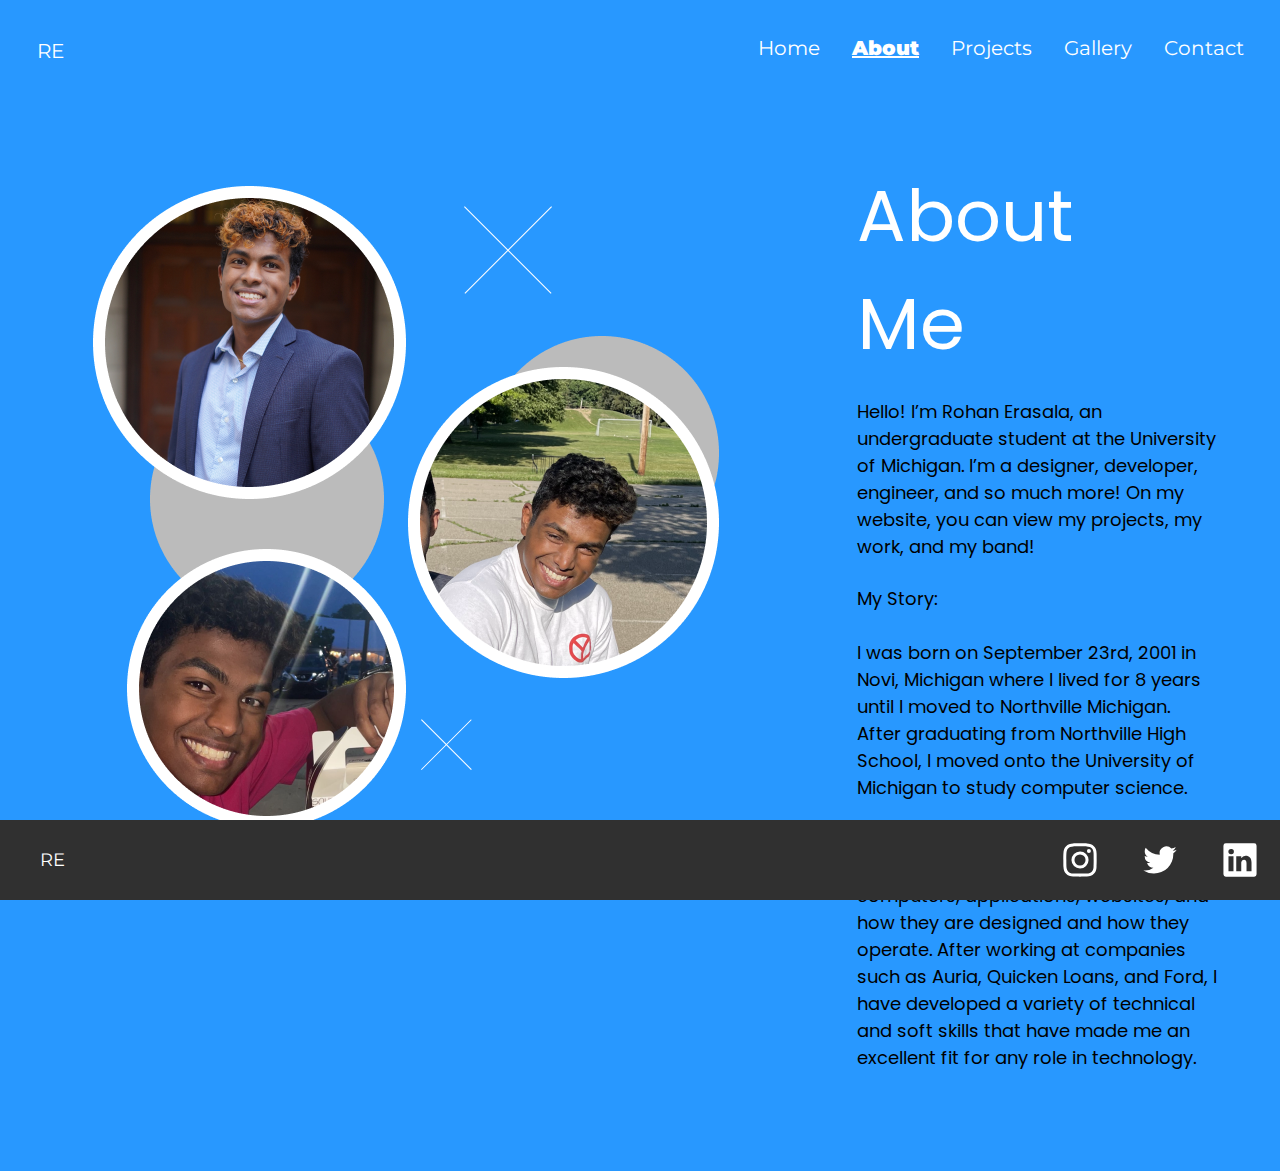
<file: about.html>
<!DOCTYPE html>
<html lang="en">
  <head>
    <meta charset="utf-8">
    <meta name="viewport" content="width=device-width, initial-scale=1.0">
    <link rel="shortcut icon" type="images/png" href="images/favicon.svg"/>
    <link rel="stylesheet" type="text/css" href="css/html5reset.css">
    <link rel="stylesheet" type="text/css" href="css/style.css">
    <link href="https://fonts.googleapis.com/css2?family=Rubik&display=swap" rel="stylesheet">
    <link rel="preconnect" href="https://fonts.googleapis.com">
<link rel="preconnect" href="https://fonts.gstatic.com" crossorigin>
<link href="https://fonts.googleapis.com/css2?family=Montserrat:wght@700;800&family=Nobile&family=Open+Sans&family=Poppins&display=swap" rel="stylesheet">
    <link rel="stylesheet" href="https://unicons.iconscout.com/release/v4.0.0/css/line.css">
    <link rel="stylesheet" href="https://cdnjs.cloudflare.com/ajax/libs/font-awesome/4.7.0/css/font-awesome.min.css">
    <title>About - Rohan Erasala</title>
    
    <!-- Global site tag (gtag.js) - Google Analytics -->
    <script async src="https://www.googletagmanager.com/gtag/js?id=G-011TLFCVZF"></script>
    <script>
      window.dataLayer = window.dataLayer || [];
      function gtag(){dataLayer.push(arguments);}
      gtag('js', new Date());

      gtag('config', 'G-011TLFCVZF');
    </script>
    
  </head>


  <header>

    <script src="js/script.js"></script>

    <div class="skip"><a href="#skipto">Skip to Main Content</a></div>
  
    <nav>
      <a id = "logo" href = "index.html"> RE</a>
      <div id="navElements">
        <a class = "navLink" href = "index.html" onclick = "hideMenu()" >Home</a>
        <a class = "navLink current" href="about.html" onclick="hideMenu()" >About</a>
        <a class = "navLink" href="projects.html" onclick="hideMenu()">Projects</a>
        <a class = "navLink" href="gallery.html" onclick="hideMenu()">Gallery</a>
        <a class = "navLink" href="contact.html" onclick="hideMenu()">Contact</a>
      </div>
      <a href="javascript:void(0);" class="icon" onclick="displayMenu()">
        <img id = "button-icon" src="images/ci_hamburger.png" alt = "menu icon"></i>
      </a>
    </nav>
  
  </header>

<body id = "about_body">
  
  <main class = "about-container" id = "skipto">

    <div class = "img-container">
      <img class = "about-img" src="images/About_Pic.png" alt="Pictures of Rohan Erasala">
    </div>
    
    <div class = "about-text-container">
      <h1>About Me</h1>
      <p>Hello! I’m Rohan Erasala, an undergraduate student at the University of Michigan. 
        I’m a designer, developer, engineer, and so much more! On my website, you can view 
        my projects, my work, and my band! </p> 

        <br><p>My Story:<br><br>
        I was born on September 23rd, 2001 in Novi, Michigan where I 
        lived for 8 years until I moved to Northville Michigan. After 
        graduating from Northville High School, I moved onto the University of Michigan to 
        study computer science. <br><br> It was at the University of Michigan that I developed a 
        strong interest in computers, applications, websites, and how they are designed 
        and how they operate. After working at companies such as Auria, Quicken Loans, 
        and Ford, I have developed a variety of technical and soft skills that have made 
        me an excellent fit for any role in technology.</p>

        <div class = "padding"></div>

    </div>

  </main>

  <footer>
    <p class = "footer-logo">RE</p> 
    <div class = "sm-links">
      <a href="https://www.instagram.com/rohan_erasala/" target="_blank">
        <img class = "sm-icon" src="images/instagram.svg" alt="instagram">
      </a>
  
      <a href="https://www.twitter.com/RErasala/" target="_blank">
        <img class = "sm-icon" src="images/twitter.svg" alt="twitter">
      </a>

      <a href="https://www.linkedin.com/in/rohan-erasala-807bb5169/" target="_blank">
        <img class = "sm-icon" src="images/linkedin.svg" alt="LinkedIn">
      </a>

    </div>
  </footer>
  
  
</body>

</html>
</file>
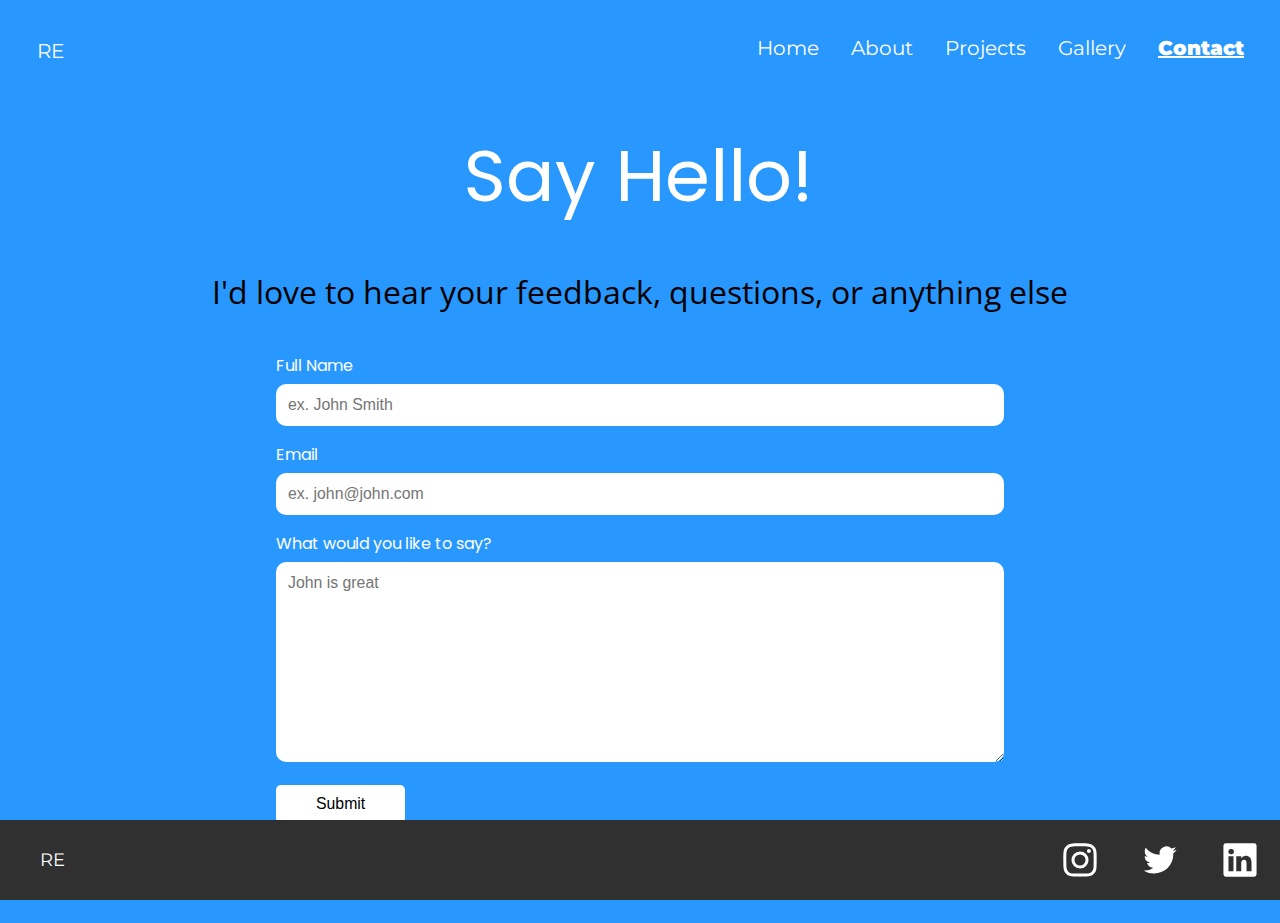
<file: contact.html>
<!DOCTYPE html>
<html lang="en">
    <head>
        <meta charset="utf-8">
        <meta name="viewport" content="width=device-width, initial-scale=1.0">
        <link rel="shortcut icon" type="images/png" href="images/favicon.svg"/>
        <link rel="stylesheet" type="text/css" href="css/html5reset.css">
        <link rel="stylesheet" type="text/css" href="css/style.css">
        <link href="https://fonts.googleapis.com/css2?family=Rubik&display=swap" rel="stylesheet">
        <link rel="preconnect" href="https://fonts.googleapis.com">
        <link rel="preconnect" href="https://fonts.gstatic.com" crossorigin>
        <link href="https://fonts.googleapis.com/css2?family=Montserrat:wght@700;800&family=Nobile&family=Open+Sans&family=Poppins&display=swap" rel="stylesheet">
        <link rel="stylesheet" href="https://unicons.iconscout.com/release/v4.0.0/css/line.css">
        <link rel="stylesheet" href="https://cdnjs.cloudflare.com/ajax/libs/font-awesome/4.7.0/css/font-awesome.min.css">
        <title>Contact - Rohan Erasala</title>

        <!-- Global site tag (gtag.js) - Google Analytics -->
        <script async src="https://www.googletagmanager.com/gtag/js?id=G-011TLFCVZF"></script>
        <script>
          window.dataLayer = window.dataLayer || [];
          function gtag(){dataLayer.push(arguments);}
          gtag('js', new Date());

          gtag('config', 'G-011TLFCVZF');
        </script>

      </head>


  <header>

    <script src="js/script.js"></script>

    <div class="skip"><a href="#skipto">Skip to Main Content</a></div>
  
    <nav>
      <a id = "logo" href = "index.html"> RE</a>
      <div id="navElements">
        <a class = "navLink" href = "index.html" onclick = "hideMenu()" >Home</a>
        <a class = "navLink" href="about.html" onclick="hideMenu()" >About</a>
        <a class = "navLink" href="projects.html" onclick="hideMenu()">Projects</a>
        <a class = "navLink" href="gallery.html" onclick="hideMenu()">Gallery</a>
        <a class = "navLink current" href="contact.html" onclick="hideMenu()">Contact</a>
      </div>
      <a href="javascript:void(0);" class="icon" onclick="displayMenu()">
        <img id = "button-icon" src="images/ci_hamburger.png" alt = "menu icon"></i>
      </a>
    </nav>
  
  </header>

<body>
  
  <main>

    <h1>Say Hello!</h1>
    <h2>I'd love to hear your feedback, questions, or anything else</h2>

    <div class="contact-container" id = "skipto">
        <form action="https://formspree.io/f/moqragzp"
        method="POST"
        >
      
          <label for="fname">Full Name</label>
          <input type="text" name="name" placeholder="ex. John Smith">

          <label for="email">Email</label>
          <input type="text" name="email" placeholder="ex. john@john.com">
      
          <label for="c-content">What would you like to say?</label>
          <textarea id="contactfield" name="content" placeholder = "John is great"></textarea>
      
          <input type="submit" value="Submit">
      
        </form>
      </div>

  </main>

  <footer>
    <p class = "footer-logo">RE</p> 
    <div class = "sm-links">
      <a href="https://www.instagram.com/rohan_erasala/" target="_blank">
        <img class = "sm-icon" src="images/instagram.svg" alt="instagram">
      </a>
  
      <a href="https://www.twitter.com/RErasala/" target="_blank">
        <img class = "sm-icon" src="images/twitter.svg" alt="twitter">
      </a>

      <a href="https://www.linkedin.com/in/rohan-erasala-807bb5169/" target="_blank">
        <img class = "sm-icon" src="images/linkedin.svg" alt="LinkedIn">
      </a>

    </div>
  </footer>
  
  
</body>

</html>
</file>
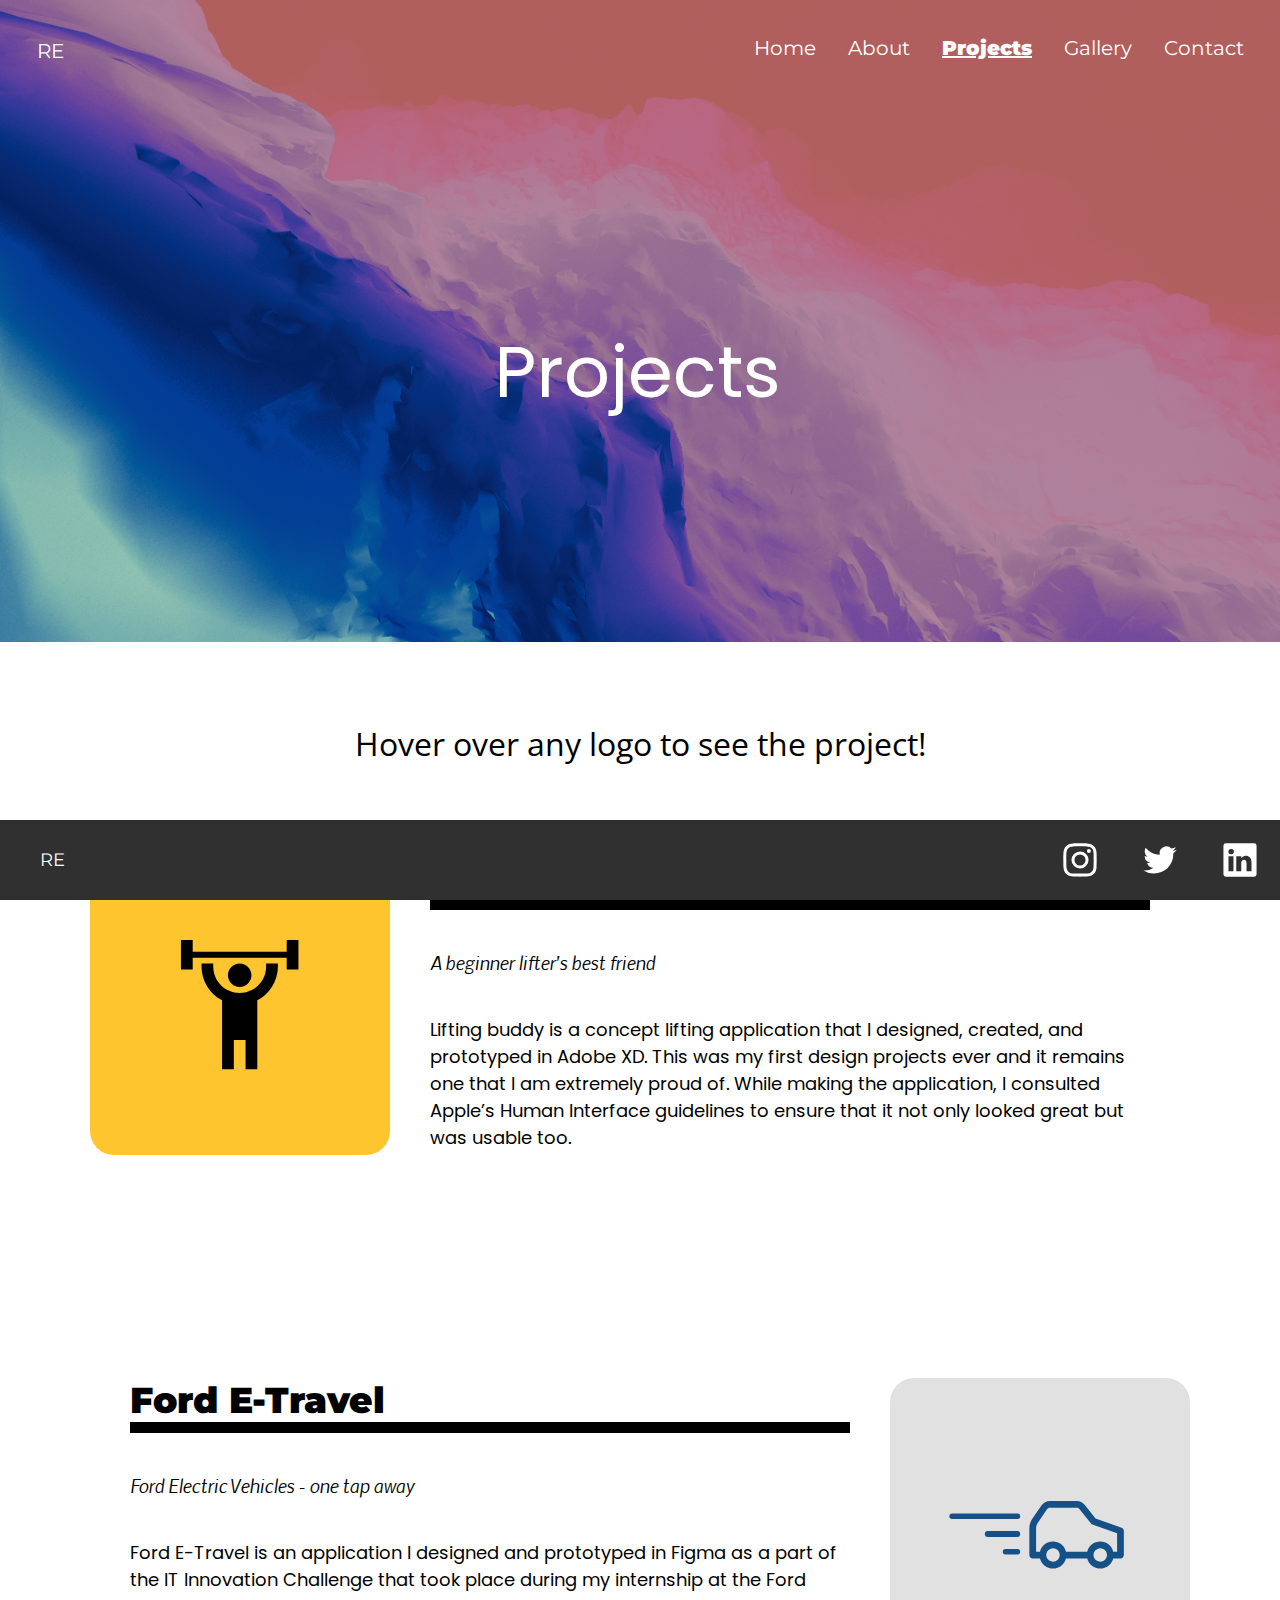
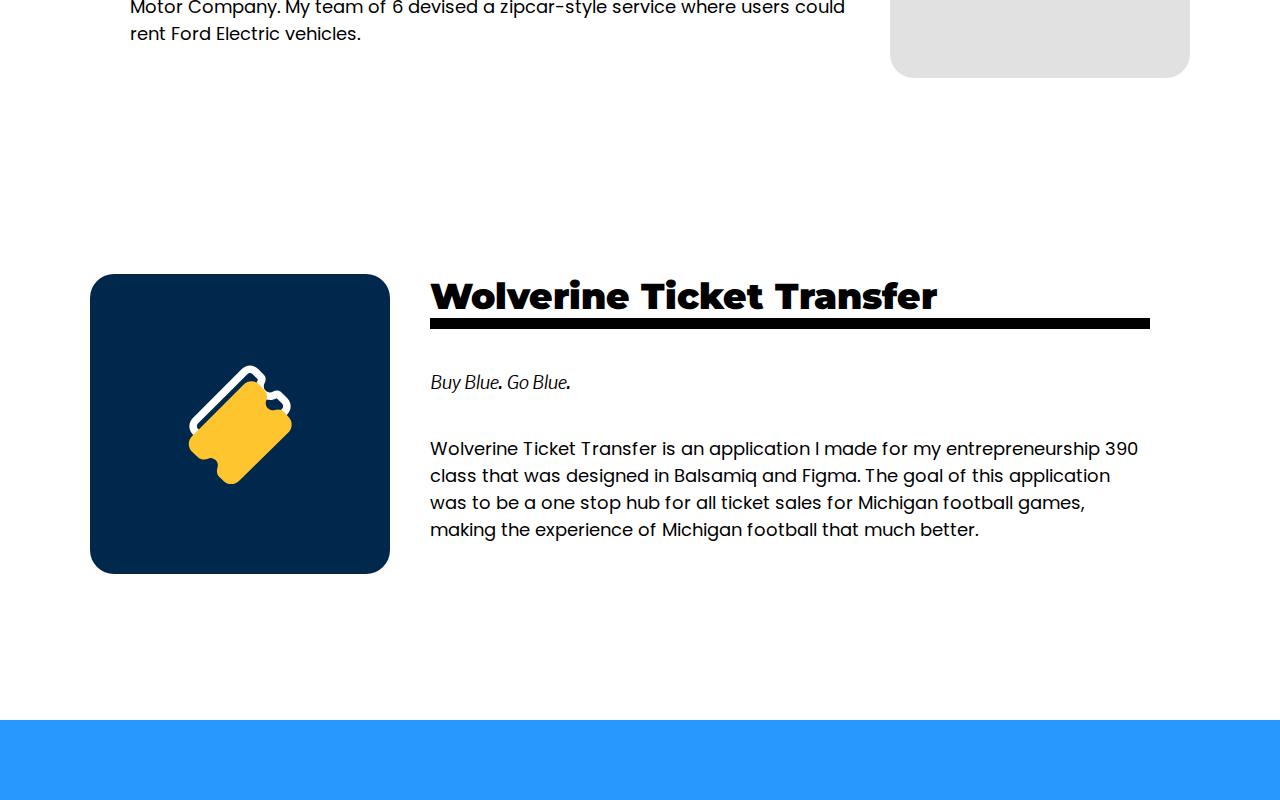
<file: projects.html>
<!DOCTYPE html>
<html lang="en">
  <head>
    <meta charset="utf-8">
    <meta name="viewport" content="width=device-width, initial-scale=1.0">
    <link rel="shortcut icon" type="images/png" href="images/favicon.svg"/>
    <link rel="stylesheet" type="text/css" href="css/html5reset.css">
    <link rel="stylesheet" type="text/css" href="css/style.css">
    <link href="https://fonts.googleapis.com/css2?family=Rubik&display=swap" rel="stylesheet">
    <link rel="preconnect" href="https://fonts.googleapis.com">
    <link rel="preconnect" href="https://fonts.gstatic.com" crossorigin>
    <link href="https://fonts.googleapis.com/css2?family=Montserrat:wght@700;800&family=Nobile&family=Open+Sans&family=Poppins&display=swap" rel="stylesheet">
    <link rel="stylesheet" href="https://unicons.iconscout.com/release/v4.0.0/css/line.css">
    <link rel="stylesheet" href="https://cdnjs.cloudflare.com/ajax/libs/font-awesome/4.7.0/css/font-awesome.min.css">
    <title>Projects - Rohan Erasala</title>

    <!-- Global site tag (gtag.js) - Google Analytics -->
    <script async src="https://www.googletagmanager.com/gtag/js?id=G-011TLFCVZF"></script>
    <script>
      window.dataLayer = window.dataLayer || [];
      function gtag(){dataLayer.push(arguments);}
      gtag('js', new Date());

      gtag('config', 'G-011TLFCVZF');
    </script>

  </head>


  <header>

    <script src="js/script.js"></script>

    <div class="skip"><a href="#skipto">Skip to Main Content</a></div>

    <div class="parallax">

      <nav>
        <a id = "logo" href = "index.html"> RE</a>
        <div id="navElements">
          <a class = "navLink" href = "index.html" onclick = "hideMenu()" >Home</a>
          <a class = "navLink" href="about.html" onclick="hideMenu()" >About</a>
          <a class = "navLink current" href="projects.html" onclick="hideMenu()">Projects</a>
          <a class = "navLink" href="gallery.html" onclick="hideMenu()">Gallery</a>
          <a class = "navLink" href="contact.html" onclick="hideMenu()">Contact</a>
        </div>
        <a href="javascript:void(0);" class="icon" onclick="displayMenu()">
          <img id = "button-icon" src="images/ci_hamburger.png" alt = "menu icon"></i>
        </a>
      </nav>


      <div class = "projects-header">
        <h1>Projects</h1>
      </div>
    </div>
  
  </header>

<body>

  <main id = "skipto">

    <section id = "white">

      <div class="recent-work">

        <h2 id = "td-instructions"> Hover over any logo to see the project!</h2>

        <div class="project">

          <div class="pcard">
            <div class="pcard-inner">
              <div class="pcard-front">
                <img src="images/LB_prev.svg" alt="Lifting Buddy Logo">
              </div>
              <div tabindex = 0 class="pcard-back">
                <a class = "project-tag-td" target = "_blank" href="https://docs.google.com/document/d/1Lx-mu1D_MX4aAxy_Fzcq4EPfFDhoa-ecWoua1oDzWYI/edit?usp=sharing">View project here</a>
              </div>
            </div>
          </div>
          
  
          <div class="project-text">
            <h2> Lifting Buddy</h2>
            <div class="line"></div>
            <h3> A beginner lifter's best friend</h3>
            <p>
              Lifting buddy is a concept lifting application that I designed, 
              created, and prototyped in Adobe XD. This was my first design 
              projects ever and it remains one that I am extremely proud of. 
              While making the application, I consulted Apple’s Human 
              Interface guidelines to ensure that it not only looked 
              great but was usable too.

              <br>
              <br>

              <a class = "project-tag-mobile" target = "_blank" href="https://docs.google.com/document/d/1Lx-mu1D_MX4aAxy_Fzcq4EPfFDhoa-ecWoua1oDzWYI/edit?usp=sharing">View project here</a>

            </p>
          </div>
          
        </div>

        <div class="project" id = "FordProject">

          <div class="pcard">
            <div class="pcard-inner">
              <div class="pcard-front">
                <img src="images/FET_prev.svg" alt="Ford E-Travel Logo">
              </div>
              <div class="pcard-back">
                <a class = "project-tag-td" target = "_blank" href="https://docs.google.com/document/d/1Lx-mu1D_MX4aAxy_Fzcq4EPfFDhoa-ecWoua1oDzWYI/edit?usp=sharing">View project here</a>
              </div>
            </div>
          </div>
          
  
          <div class="project-text">
            <h2>Ford E-Travel</h2>
            <div class="line"></div>
            <h3>Ford Electric Vehicles - one tap away</h3>
            <p>
              Ford E-Travel is an application I designed and prototyped in 
              Figma as a part of the IT Innovation Challenge 
              that took place during my internship at the Ford Motor Company. 
              My team of 6 devised a zipcar-style service
              where users could rent Ford Electric vehicles.

              <br>
              <br>

              <a class = "project-tag-mobile" target = "_blank" href="https://www.figma.com/proto/P3cWMgynFNwv9MwSxr1UzD/Ford-ETravel?node-id=9%3A71&scaling=scale-down&page-id=0%3A1&starting-point-node-id=9%3A71">View project here</a>

            </p>
          </div>

        </div>

        <div class="project">

          <div class="pcard">
            <div class="pcard-inner">
              <div class="pcard-front">
                <img src="images/WTT_prev.svg" alt="Wolverine Ticket Transfer Logo">
              </div>
              <div class="pcard-back">
                <a class = "project-tag-td" target = "_blank" href="https://docs.google.com/document/d/1Lx-mu1D_MX4aAxy_Fzcq4EPfFDhoa-ecWoua1oDzWYI/edit?usp=sharing">View project here</a>
              </div>
            </div>
          </div>
          
  
          <div class="project-text">
            <h2>Wolverine Ticket Transfer</h2>
            <div class="line"></div>
            <h3>Buy Blue. Go Blue.</h3>
            <p>
              Wolverine Ticket Transfer is an application I made for my entrepreneurship 390 class
              that was designed in Balsamiq and Figma. The goal of this application was to be
              a one stop hub for all ticket sales for Michigan football games, making the experience of
              Michigan football that much better.

              <br>
              <br>

              <a class = "project-tag-mobile" target = "_blank" href="https://www.figma.com/proto/bJwyP1ZD5JnMx4Ovjrga6m/ENTR390-DP1-Proto?page-id=0%3A1&node-id=19%3A1020&starting-point-node-id=19%3A1020">View project here</a>

            </p>
          </div>

        </div>


      </div>

    </section>

  </main>



  <footer>
    <p class = "footer-logo">RE</p> 
    <div class = "sm-links">
      <a href="https://www.instagram.com/rohan_erasala/" target="_blank">
        <img class = "sm-icon" src="images/instagram.svg" alt="instagram">
      </a>
  
      <a href="https://www.twitter.com/RErasala/" target="_blank">
        <img class = "sm-icon" src="images/twitter.svg" alt="twitter">
      </a>

      <a href="https://www.linkedin.com/in/rohan-erasala-807bb5169/" target="_blank">
        <img class = "sm-icon" src="images/linkedin.svg" alt="LinkedIn">
      </a>

    </div>
  </footer>
  
  
</body>

</html>
</file>
<file: css/style.css>
* {
  padding: 0;
  margin: 0;
  font-family: 'Poppins', sans-serif;
}

body {
  background-color: #2898FF;
  margin-bottom: 80px;
}

nav {
  overflow: hidden;
}

nav #navElements {
  display: none;
  flex-direction: column;
}

#white {
  background-color: white;
}

nav a {
  color: white;
  padding: 16px;
  font-size: 20px;
  display: block;
  text-decoration: none;
  font-family: 'Montserrat', sans-serif;
  cursor: pointer;
}

nav a.icon {
  display: block;
  position: absolute;
  right: 0;
  top: 0;
  height: 56px;
  width: 60px;
}

#home-box{
  display: flex;
  flex-direction: column;
  margin-top: 40px;
}

.header-img{
  margin: auto;
  display: block;
  max-width: 300px;
  max-height: 300px;
  padding: 20px;
}

.intro-text {
  text-align: center;
  margin: auto
}

h1{
  padding: 20px;
  color: white;
  font-weight: bolder;
  font-size: 64px;
  font-weight: normal;
  text-align: center;
}

h2 {
  padding: 20px;
  color: black;
  font-size: 32px;
  font-weight: normal;
  text-align: center;
  font-family: 'Open Sans', sans-serif;
}

h3{
  padding: 20px;
  color: white;
  font-size: 24px;
  font-weight: 100;
  font-family: 'Nobile', sans-serif;
  margin-bottom: 40px;
}

#white h3 {
  color: black;
}

.button-container{
  padding: 40px;
}

.resume-btn {
  border: 1px solid #FFFFFF;
  box-sizing: border-box;
  border-radius: 20px;
  background: none;
  color: white;
  font-style: normal;
  font-weight: normal;
  font-size: 14px;
  padding-left: 30px;
  padding-right: 30px;
  padding-top: 15px;
  padding-bottom: 15px;
  text-decoration: none;
  font-family: 'Montserrat', 'sans-serif';
}

.resume-btn:hover{
  background-color: #FFFFFF;
  color: black;
  border: black;
}

.skills-box {
  padding-bottom: 80px;
  padding-top: 40px;
}

.icon-box {
  display: flex;
  flex-wrap: wrap;
  justify-content: center;
}

.resume-icon {
  padding: 20px;
}

@keyframes fadeInAnimation {
    0% {opacity: 0.0;}
    50% {opacity: 0.7;}
    100% {opacity: 1.0;}
}

.project {
  display: flex;
  flex-direction: column;
  margin: auto;
  justify-content: center;
  margin-bottom: 60px;
}

.project-text h2 {
  font-family: 'Montserrat',sans-serif;
  font-weight: 900;
  font-size: 36px;
  padding: 0;
  text-align: left;
}

.line {
  width: 100%;
  height: 11px;
  background-color: black;
  margin-bottom: 40px;
}

.project-text {
  color: black;
  padding: 40px;
  max-width: 800px;
}

.project-text p {
  font-size: 14px;
  margin-top: 40px;
}

.sm-links {
  display: flex;
  flex-direction: row;
  padding-right: 20px;
}

.sm-icon{
  height: 80px;
  width: 80px;
  margin: auto;
  padding-left: 40px;
}

.sm-icon:hover{
  transform: scale(1.2);
}

.footer-logo{
  color: white;
  text-align: center;
  line-height: 80px;
  font-size: 18px;
  padding-left: 40px;
  font-family: 'Montserrat', sans-serif;
}

.navLink:hover{
  background-color: white;
  color: black;
}

.current{
  text-decoration: underline;
  font-weight: 900;
}

.img-container{
  margin: auto;
  min-width: 250px;
}

.about-container{
  display: flex;
  flex-direction: column;
  margin: auto;
  padding: 40px;
  margin-bottom: 90px;
}

.about-text-container{
  max-width: 800px;
  height: 294px;
  margin: auto;
}

.about-text-container h2{
  text-align: left;
}

.about-text-container h3{
  text-align: left;
  font-size: 18px;
}

footer {
  position: fixed;
  left: 0;
  bottom: 0;
  width: 100%;
  clear: both;
  height: 80px;
  display: flex;
  flex-direction: row;
  background-color: rgb(48, 48, 48);
  justify-content: space-between;
  max-width: 100%;
}

.padding {
  padding-bottom: 100px;
}

.project-content h3 {
  font-weight: bolder;
  color: black;
  font-size: 28px;
}

.gallery-content h2 {
  text-align: center;
  padding: 20px;
  font-size: 20px;
}

.gallery-content h3 {
  font-size: 14px;
}

.gallery-grid {
  display: grid;
    grid-template-columns: 20px auto auto auto auto 20px;
    grid-template-rows: repeat(11, 1fr);
    grid-gap: 15px;
}

#gallery-item-1 {
  grid-column-start: 2;
  grid-column-end: 4;
  grid-row-start: 1;
  grid-row-end: 3;
}

#gallery-item-2 {
  grid-column-start: 4;
  grid-column-end: 6;
  grid-row-start: 2;
  grid-row-end: 4;
}

#gallery-item-3 {
  grid-column-start: 4;
  grid-column-end: 6;
  grid-row-start: 4;
  grid-row-end: 6;
}

#gallery-item-4 {
  grid-column-start: 2;
  grid-column-end: 4;
  grid-row-start: 3;
  grid-row-end: 5;
}

#gallery-item-5 {
  grid-column-start: 4;
  grid-column-end: 6;
  grid-row-start: 6;
  grid-row-end: 8;
}

#gallery-item-5 {
  grid-column-start: 2;
  grid-column-end: 4;
  grid-row-start: 5;
  grid-row-end: 7;
}

#gallery-item-6 {
  grid-column-start: 4;
  grid-column-end: 6;
  grid-row-start: 6;
  grid-row-end: 8;
}

#gallery-item-7 {
  grid-column-start: 4;
  grid-column-end: 6;
  grid-row-start: 8;
  grid-row-end: 10;
}

#gallery-item-8 {
  grid-column-start: 2;
  grid-column-end: 4;
  grid-row-start: 7;
  grid-row-end: 9;
}

#gallery-item-9 {
  grid-column-start: 2;
  grid-column-end: 4;
  grid-row-start: 9;
  grid-row-end: 11;
}

p {
  color: black;
  font-size: 18px;
}

.header-box {
  display: flex;
  flex-direction: column;
  margin: auto;
  padding: 30px;
}

.projects-container .header h2 {
  font-size: 24px;
}

.recent-work {
  margin: auto;
  padding: 20px;
}

.recent-project {
  display: flex;
  flex-direction: column;
  padding: 40px;
}

.recent-project p {
  text-align: justify;
}

.recent-icon {
  width: 200px;
  height: 200px;
  padding: 20px;
  margin: auto;
}

.recent-text {
  display: flex;
  flex-direction: column;
}

input[type=text], select, textarea {
  width: 100%;
  padding: 12px;
  border-radius: 10px;
  box-sizing: border-box;
  margin-top: 6px;
  margin-bottom: 16px;
  resize: vertical;
  border: 1px white;
}

input[type=submit] {
  background-color: white;
  color: black;
  border-radius: 5px;
  cursor: pointer;
  margin: auto;
  padding-left: 40px;
  padding-right: 40px;
  padding-top: 10px;
  padding-bottom: 10px;
  border: none;
}

#contactfield{
  height: 200px;
}

input[type=submit]:hover {
  background-color: rgb(204, 204, 204);
  color: black;
  border: solid black 1px;
}

.contact-container {
  border-radius: 15px;
  padding: 20px;
  width: 80%;
  margin: auto;
  font-family: 'Open Sans', sans-serif;
  color: white;
}

.parallax {
  background-image: url("../images/background-image.png");
  min-height: 500px;
  background-attachment: fixed;
  background-position: center;
  background-repeat: no-repeat;
  background-size: cover;
}

.projects-header {
  line-height: 500px;
}

#blue {
  background-color: #2898FF;
}

.pcard {
  max-width: 250px;
  max-height: 250px;
  margin: auto;
}

.project-logo-container {
  width: 100%;
  margin-top: 40px;
}

#canvas-basic {
 /*cut and paste*/
 /*Changed a lot of this styling to fit my website*/

  position: absolute;
  display: block;
  width: 100%;
  height: 100%;
  z-index: -1;
  top: 0;
  position: fixed;
}

.skip a{
  background: white;
  left: 0;
  padding: 6px;
  -webkit-transition: top 1s ease-out;
  transition: top 1s ease-out;
  z-index: 1;
  position: absolute;
  top: -40px;
}

.skip a:focus{
  top: 0px;
}

.project-tag-mobile {
  cursor: pointer;
}

.project-tag-td {
  display: none;
}

#about_bg {
  background-image: url("../images/gradient_bg.jpeg");
}

.intro-text h2 {
  animation: fadeInAnimation linear 2s;
  animation-delay: 3s;
}

.project-text h3 {
  font-family: 'Nobile', sans-serif;
  font-style: italic;
  font-weight: 100;
  font-size: 18px;
  margin-bottom: 40px;
  padding: 0;
  text-align: left;
  margin: 0;
}

#td-instructions {
  display: none;
}

@media (min-width: 800px){

  #home-box{
    flex-direction: column;
    margin: auto;
    justify-content: center;

  }

  .recent-text {
    display: flex;
    flex-direction: row;
  }

  .recent-text p {
    padding: 20px;
  }

  .recent-project h3{
    text-align: left;
  }

  .intro-text {
    margin-top: 20px;
    text-align: left;
  }

  h1 {
    padding-left: 15px;
    font-size: 72px;
  }

  .header-img{
    max-width: 400px;
    max-height: 400px;
    padding: 20px;
  }

  .button-container {
    padding-left: 20px;
  }

  nav {
    display: flex;
    justify-content: space-between;
    z-index: 1;
  }

  nav #navElements {
    display: flex;
    flex-direction: row;
    padding: 20px;
  }

  .icon{
    display: none;
    pointer-events: none
  }

  #button-icon{
    display: none;
    pointer-events: none
  }


  #logo {
    width: 100px;
    text-align: center;
    line-height: 70px;
  }

  .navlink{
    padding: 60px;
    margin: 30px;
  }

  h2 {
    text-align: center;
  }

  .about-container {
    flex-direction: row;
  }

  .img-container{
    min-width: 300px;
    padding: 0px;
  }

  .about-text-container{
    margin-top: 0px;
    margin-left: 80px;
    width: 30%;
  }

  .about-text-container h1{
    text-align: left;
    padding-left: 0px;
  }

  h3{
    text-align: center;
  }

  .intro-text h2, .intro-text h1, .intro-text h3{
    text-align: left;
  }

  .gallery-grid {
    display: grid;
      grid-template-columns: auto auto auto;
      grid-template-rows: repeat(3, 1fr);
      grid-gap: 30px;
    padding: 20px;
    max-width: 2000px;
    margin: auto;
  }
  
  #gallery-item-1 {
    grid-column: 1 / 2;
    grid-row: 1 / 2;
  }
  
  #gallery-item-2 {
    grid-column: 2 / 3;
    grid-row: 1 / 2;
  }
  
  #gallery-item-3 {
    grid-column: 3 / 4;
    grid-row: 1 / 2;
  }
  
  #gallery-item-4 {
    grid-column: 1 / 2;
    grid-row: 2 / 3;
  }
  
  #gallery-item-5 {
    grid-column: 2 / 3;
    grid-row: 2 / 3;
  }
  
  #gallery-item-6 {
    grid-column: 3 / 4;
    grid-row: 2 / 3;
  }

  #gallery-item-7 {
    grid-column: 1 / 2;
    grid-row: 3 / 4;
  }

  #gallery-item-8 {
    grid-column: 2 / 3;
    grid-row: 3 / 4;
  }

  #gallery-item-9 {
    grid-column: 3 / 4;
    grid-row: 3 / 4;
  }

  .picture-caption h3 {
    font-size: 20px;
  }

  #header-box {
    display: flex;
    flex-direction: row;
    width: 100%;
  }

  .project {
    flex-direction: row;
    padding: 30px;
  }

  #FordProject .pcard {
    order: 2;
  }

  .recent-work {
    max-width: 1400px;
  }

  .gallery-pic {
    max-width: 350px;
  }

  .contact-container {
    width: 60%;
  }

  #td-instructions {
    margin-top: 40px;
    display: block;
  }

  
  /* Copy and paste from w3 schools, I used a lot of changes to the styling in order to get this to work for my page*/
  /* Pretty much only kept animations*/

  .pcard {
    background-color: transparent;
    min-width: 300px;
    min-height: 300px;
    width: 400px;
    height: 400px;
    margin-top: 40px;
    border-radius: 40px;
    margin-left: 0px;
    margin-right: 0px;
  }
  .pcard-inner {
    position: relative;
    width: 300px;
    height: 300px;
    text-align: center;
    transition: linear 0.5s;
    transform-style: preserve-3d;
  }

  .pcard:hover .pcard-inner,
  .pcard:focus-within .pcard-inner {
    transform: rotateY(180deg);
  }

  /* Position the front and back side */
  .pcard-front, .pcard-back {
    position: absolute;
    width: 300px;
    height: 300px;
    backface-visibility: hidden;
  }

  .pcard-back {
    background-color: rgb(216, 216, 216);
    color: white;
    transform: rotateY(180deg);
    line-height: 300px;
    border-radius: 40px;
  }

  .project-tag-mobile{
    display: none;
  }

  .project-tag-td{
    display: block;
    font-size: 20px;
    cursor: pointer;
  }

  .project-text p {
    font-size: 18px;
  }

}


  @media (min-width:1025px) {

    .gallery-grid {
      display: grid;
        grid-template-columns: auto auto auto;
        grid-template-rows: repeat(40, 20px);
        grid-gap: 30px;
      padding: 20px;
      max-width: 2000px;
      margin: auto;
    }
    
    #gallery-item-1 {
      grid-column: 1 / 2;
      grid-row: 1 / 2;
    }
    
    #gallery-item-2 {
      grid-column: 2 / 3;
      grid-row: 2 / 3;
    }
    
    #gallery-item-3 {
      grid-column: 3 / 4;
      grid-row: 3 / 4;
    }
    
    #gallery-item-4 {
      grid-column: 1 / 2;
      grid-row: 13 / 14;
    }
    
    #gallery-item-5 {
      grid-column: 2 / 3;
      grid-row: 14 / 15;
    }
    
    #gallery-item-6 {
      grid-column: 3 / 4;
      grid-row: 15 / 16;
    }
  
    #gallery-item-7 {
      grid-column: 1 / 2;
      grid-row: 25 / 26;
    }
  
    #gallery-item-8 {
      grid-column: 2 / 3;
      grid-row: 26 / 27;
    }
  
    #gallery-item-9 {
      grid-column: 3 / 4;
      grid-row: 27 / 28;
    }

    .gallery-content {
      margin-bottom: 80px;
    }


  }

  @media (min-width: 2000px) {
    .resume-icon {
      padding-left: 40px;
      padding-right: 40px;
      width: 200px;
      height: 200px;
    }
  }

  @media (prefers-reduced-motion) {

    .sm-icon:hover{
      transform: scale(1.0);
    }

    #canvas-basic {
      display: none;
    }

    .skip a{
      -webkit-transition: initial; /* sets to default setting */
      transition: initial; /* sets to default setting */
    }

    .parallax {
      background-attachment: scroll;
    }

    .pcard:hover .pcard-inner,
    .pcard:focus-within .pcard-inner {
      transform: rotateY(0deg);
    }

    .project-tag-mobile {
      display: block;
    }

    .intro-text h2 {
      animation: none;
    }
    

  }
</file>
